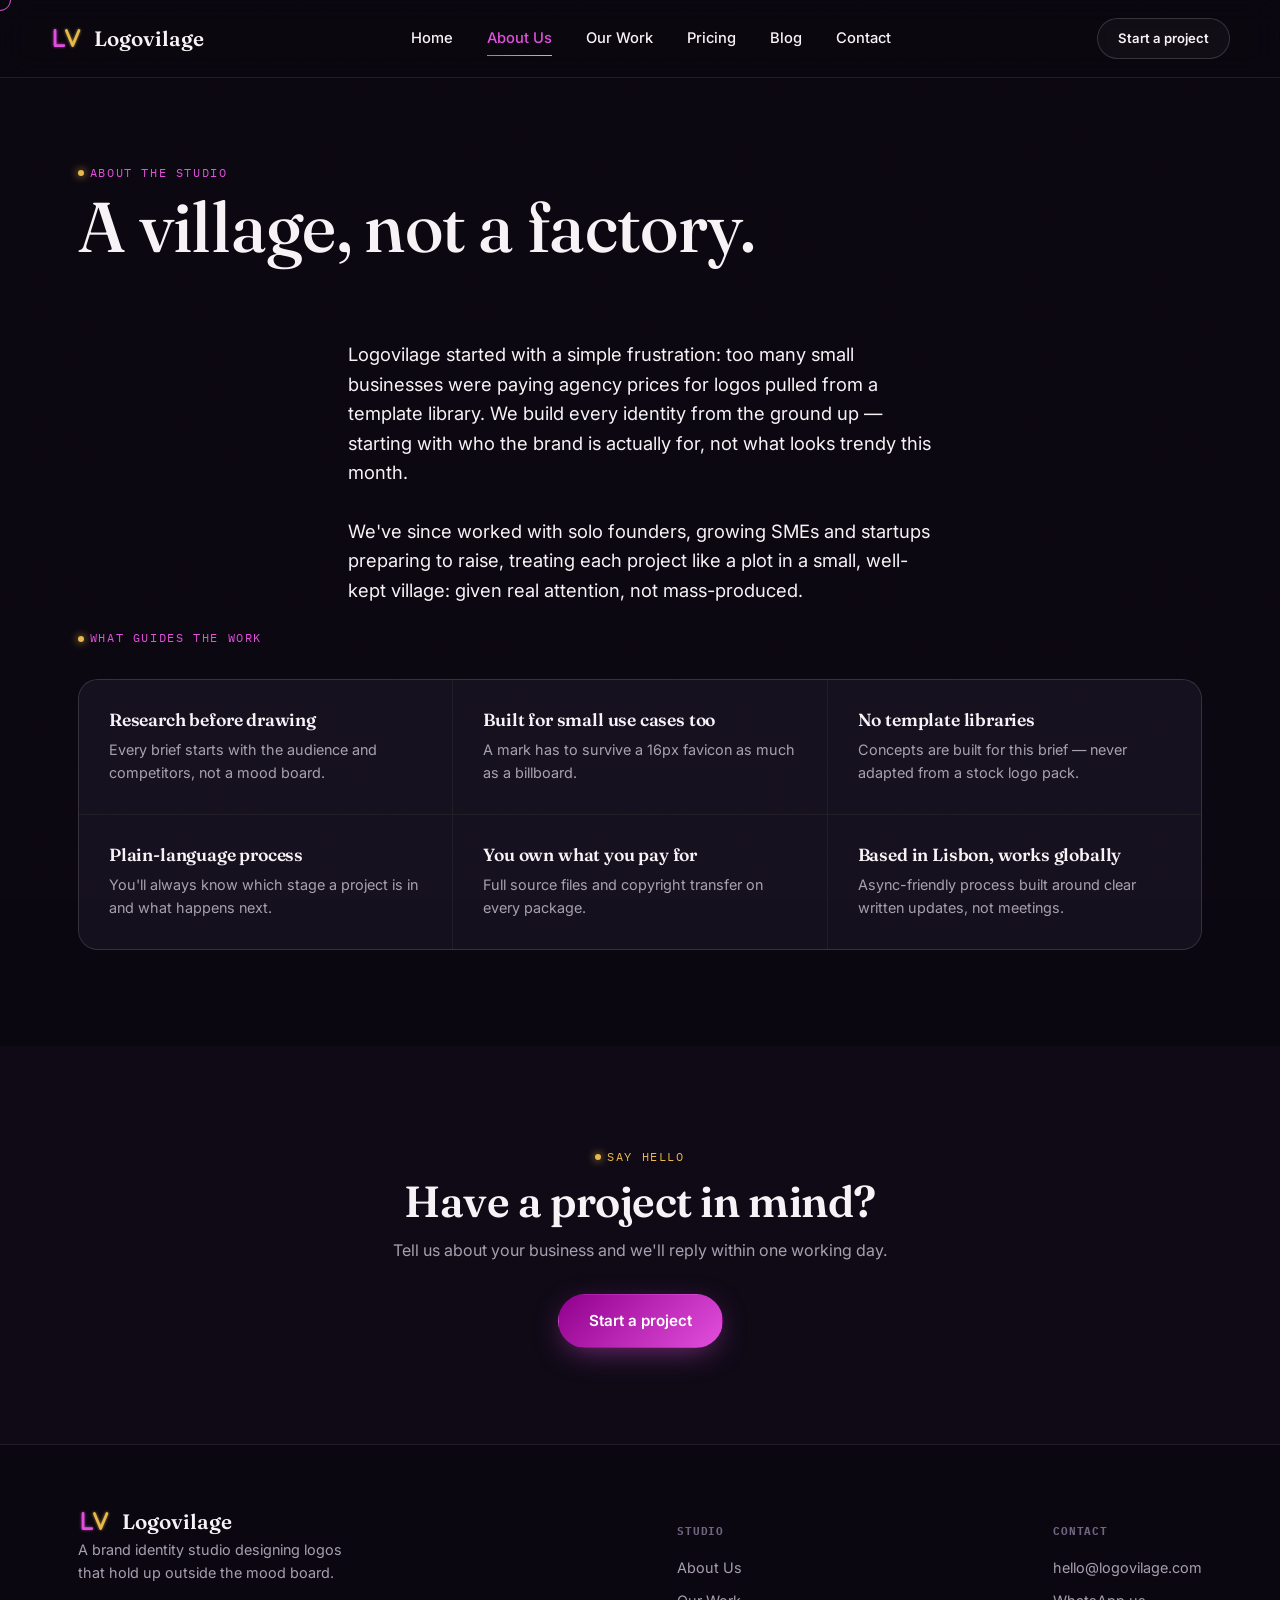
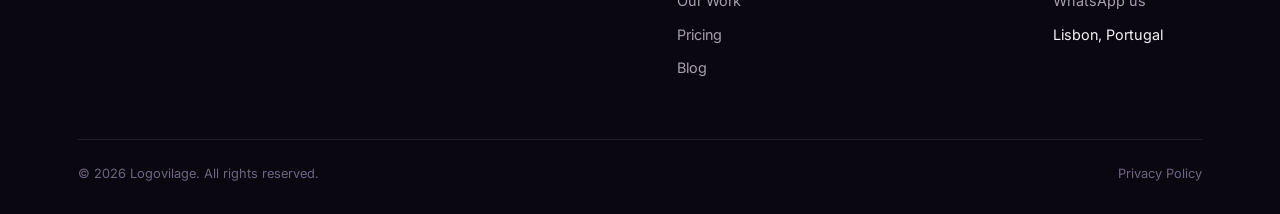
<file: about.html>
<!DOCTYPE html>
<html lang="en">
<head>
<meta charset="UTF-8">
<meta name="viewport" content="width=device-width, initial-scale=1.0">
<title>About Us — Logovilage</title>
<meta name="description" content="Why Logovilage exists, how projects run, and what we believe a logo actually has to do.">
<link rel="icon" href="data:image/svg+xml,%3Csvg xmlns='http://www.w3.org/2000/svg' viewBox='0 0 100 100'%3E%3Crect width='100' height='100' rx='22' fill='%230B0710'/%3E%3Cpath d='M28 26 L28 74 L50 74' stroke='%23E24FDD' stroke-width='9' fill='none' stroke-linecap='round' stroke-linejoin='round'/%3E%3Cpath d='M58 26 L74 74 L90 26' stroke='%23E8B84B' stroke-width='9' fill='none' stroke-linecap='round' stroke-linejoin='round'/%3E%3C/svg%3E">
<link rel="preconnect" href="https://fonts.googleapis.com">
<link href="https://fonts.googleapis.com/css2?family=Fraunces:opsz,wght@9..144,400;9..144,500;9..144,600&family=Inter:wght@400;500;600;700&family=IBM+Plex+Mono:wght@400;500&display=swap" rel="stylesheet">
<link rel="stylesheet" href="css/style.css">
</head>
<body>

<header class="site-header">
  <div class="container nav">
    <a href="index.html" class="logo-mark"><svg class="logomark" viewBox="0 0 135 100" xmlns="http://www.w3.org/2000/svg" aria-hidden="true"><path class="mark-l" d="M20 20 L20 80 L55 80"/><path class="mark-v" d="M65 20 L90 80 L115 20"/></svg>Logovilage</a>
    <nav class="nav-links">
      <a href="index.html">Home</a>
      <a href="about.html" class="active">About Us</a>
      <a href="work.html">Our Work</a>
      <a href="pricing.html">Pricing</a>
      <a href="blog.html">Blog</a>
      <a href="contact.html">Contact</a>
    </nav>
    <div class="nav-cta">
      <a href="contact.html" class="btn btn-outline btn-sm">Start a project</a>
      <button class="nav-toggle" aria-label="Toggle menu"><span></span><span></span><span></span></button>
    </div>
  </div>
</header>

<section class="page-hero">
  <div class="container">
    <span class="eyebrow">About the studio</span>
    <h1>A village, not a factory.</h1>
  </div>
</section>

<section style="padding-top:0;">
  <div class="container about-lead reveal">
    <p data-site="about_text">Logovilage started with a simple frustration: too many small businesses were paying agency prices for logos pulled from a template library. We build every identity from the ground up.</p>
  </div>

  <div class="container">
    <span class="eyebrow">What guides the work</span>
    <div class="value-list">
      <div class="value-item"><h4>Research before drawing</h4><p>Every brief starts with the audience and competitors, not a mood board.</p></div>
      <div class="value-item"><h4>Built for small use cases too</h4><p>A mark has to survive a 16px favicon as much as a billboard.</p></div>
      <div class="value-item"><h4>No template libraries</h4><p>Concepts are built for this brief — never adapted from a stock logo pack.</p></div>
      <div class="value-item"><h4>Plain-language process</h4><p>You'll always know which stage a project is in and what happens next.</p></div>
      <div class="value-item"><h4>You own what you pay for</h4><p>Full source files and copyright transfer on every package.</p></div>
      <div class="value-item"><h4>Based in Lisbon, works globally</h4><p>Async-friendly process built around clear written updates, not meetings.</p></div>
    </div>
  </div>
</section>

<section class="cta-band">
  <div class="container">
    <span class="eyebrow" style="color:var(--gold)">Say hello</span>
    <h2>Have a project in mind?</h2>
    <p>Tell us about your business and we'll reply within one working day.</p>
    <a href="contact.html" class="btn btn-primary magnetic">Start a project</a>
  </div>
</section>

<footer class="site-footer">
  <div class="container">
    <div class="footer-top">
      <div class="footer-col footer-brand">
        <a href="index.html" class="logo-mark"><svg class="logomark" viewBox="0 0 135 100" xmlns="http://www.w3.org/2000/svg" aria-hidden="true"><path class="mark-l" d="M20 20 L20 80 L55 80"/><path class="mark-v" d="M65 20 L90 80 L115 20"/></svg>Logovilage</a>
        <p>A brand identity studio designing logos that hold up outside the mood board.</p>
      </div>
      <div class="footer-col">
        <h5>Studio</h5>
        <ul>
          <li><a href="about.html">About Us</a></li>
          <li><a href="work.html">Our Work</a></li>
          <li><a href="pricing.html">Pricing</a></li>
          <li><a href="blog.html">Blog</a></li>
        </ul>
      </div>
      <div class="footer-col">
        <h5>Contact</h5>
        <ul>
          <li><a data-site-href="contact_email" href="mailto:hello@logovilage.com">hello@logovilage.com</a></li>
          <li><a data-site-href="whatsapp" href="#" target="_blank" rel="noopener">WhatsApp us</a></li>
          <li>Lisbon, Portugal</li>
        </ul>
      </div>
    </div>
    <div class="footer-bottom">
      <span>© 2026 Logovilage. All rights reserved.</span>
      <a href="privacy-policy.html">Privacy Policy</a>
    </div>
  </div>
</footer>

<script src="js/main.js"></script>
</body>
</html>
</file>
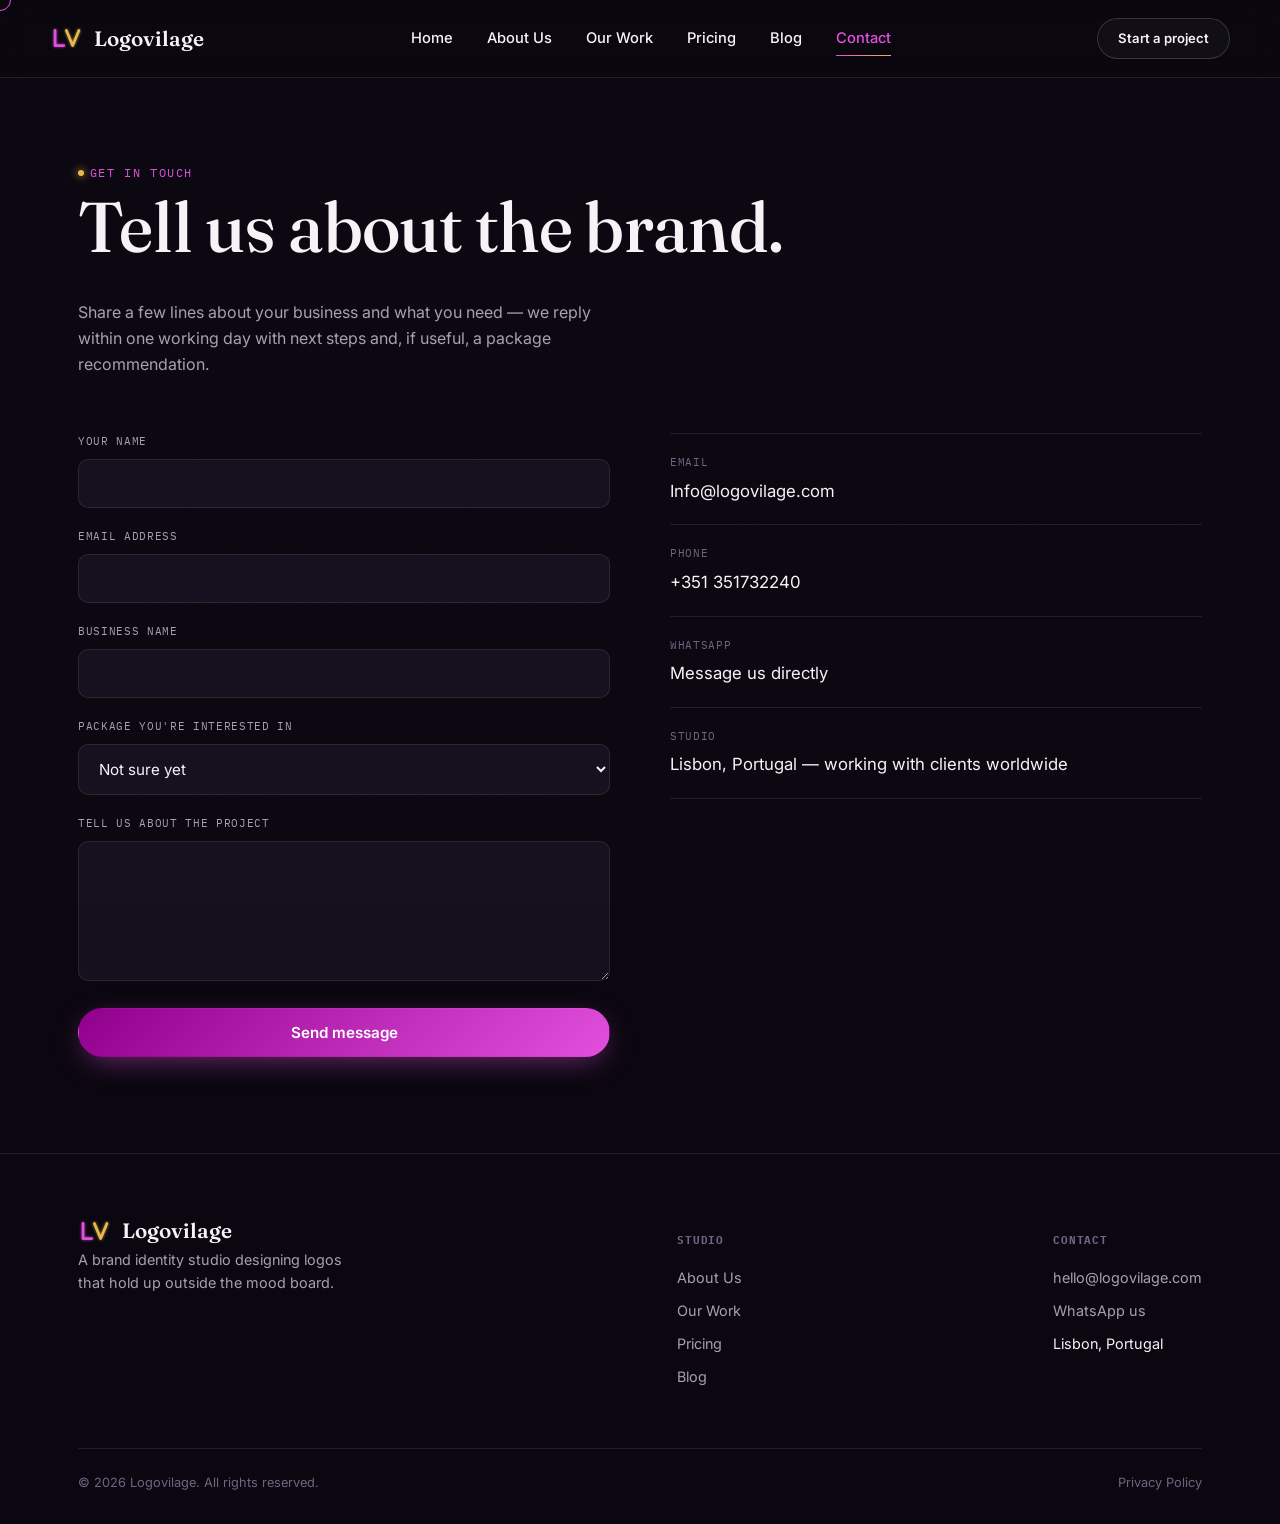
<file: contact.html>
<!DOCTYPE html>
<html lang="en">
<head>
<meta charset="UTF-8">
<meta name="viewport" content="width=device-width, initial-scale=1.0">
<title>Contact — Logovilage</title>
<meta name="description" content="Start a logo or brand identity project with Logovilage.">
<link rel="icon" href="data:image/svg+xml,%3Csvg xmlns='http://www.w3.org/2000/svg' viewBox='0 0 100 100'%3E%3Crect width='100' height='100' rx='22' fill='%230B0710'/%3E%3Cpath d='M28 26 L28 74 L50 74' stroke='%23E24FDD' stroke-width='9' fill='none' stroke-linecap='round' stroke-linejoin='round'/%3E%3Cpath d='M58 26 L74 74 L90 26' stroke='%23E8B84B' stroke-width='9' fill='none' stroke-linecap='round' stroke-linejoin='round'/%3E%3C/svg%3E">
<link rel="preconnect" href="https://fonts.googleapis.com">
<link href="https://fonts.googleapis.com/css2?family=Fraunces:opsz,wght@9..144,400;9..144,500;9..144,600&family=Inter:wght@400;500;600;700&family=IBM+Plex+Mono:wght@400;500&display=swap" rel="stylesheet">
<link rel="stylesheet" href="css/style.css">
</head>
<body>

<header class="site-header">
  <div class="container nav">
    <a href="index.html" class="logo-mark"><svg class="logomark" viewBox="0 0 135 100" xmlns="http://www.w3.org/2000/svg" aria-hidden="true"><path class="mark-l" d="M20 20 L20 80 L55 80"/><path class="mark-v" d="M65 20 L90 80 L115 20"/></svg>Logovilage</a>
    <nav class="nav-links">
      <a href="index.html">Home</a>
      <a href="about.html">About Us</a>
      <a href="work.html">Our Work</a>
      <a href="pricing.html">Pricing</a>
      <a href="blog.html">Blog</a>
      <a href="contact.html" class="active">Contact</a>
    </nav>
    <div class="nav-cta">
      <a href="contact.html" class="btn btn-outline btn-sm">Start a project</a>
      <button class="nav-toggle" aria-label="Toggle menu"><span></span><span></span><span></span></button>
    </div>
  </div>
</header>

<section class="page-hero">
  <div class="container">
    <span class="eyebrow">Get in touch</span>
    <h1>Tell us about the brand.</h1>
    <p style="max-width:56ch;">Share a few lines about your business and what you need — we reply within one working day with next steps and, if useful, a package recommendation.</p>
  </div>
</section>

<section style="padding-top:0;">
  <div class="container contact-wrap">
    <div>
      <form name="contact" method="POST" data-netlify="true" netlify-honeypot="bot-field" id="contactForm">
        <input type="hidden" name="form-name" value="contact">
        <p style="display:none;"><label>Don't fill this out: <input name="bot-field"></label></p>

        <div class="field">
          <label for="name">Your name</label>
          <input type="text" id="name" name="name" required>
        </div>
        <div class="field">
          <label for="email">Email address</label>
          <input type="email" id="email" name="email" required>
        </div>
        <div class="field">
          <label for="business">Business name</label>
          <input type="text" id="business" name="business">
        </div>
        <div class="field">
          <label for="package">Package you're interested in</label>
          <select id="package" name="package">
            <option>Not sure yet</option>
            <option>Basic</option>
            <option>SME</option>
            <option>Startup / Company</option>
          </select>
        </div>
        <div class="field">
          <label for="message">Tell us about the project</label>
          <textarea id="message" name="message" required></textarea>
        </div>
        <button type="submit" class="btn btn-primary" style="width:100%;justify-content:center;">Send message</button>
      </form>
    </div>

    <div>
      <div class="contact-info-item">
        <span>Email</span>
        <a data-site="contact_email" data-site-href="contact_email" href="mailto:hello@logovilage.com">hello@logovilage.com</a>
      </div>
      <div class="contact-info-item">
        <span>Phone</span>
        <a data-site="contact_phone" data-site-href="contact_phone" href="tel:+351900000000">+351 900 000 000</a>
      </div>
      <div class="contact-info-item">
        <span>WhatsApp</span>
        <a data-site-href="whatsapp" href="#" target="_blank" rel="noopener">Message us directly</a>
      </div>
      <div class="contact-info-item">
        <span>Studio</span>
        <p>Lisbon, Portugal — working with clients worldwide</p>
      </div>
    </div>
  </div>
</section>

<footer class="site-footer">
  <div class="container">
    <div class="footer-top">
      <div class="footer-col footer-brand">
        <a href="index.html" class="logo-mark"><svg class="logomark" viewBox="0 0 135 100" xmlns="http://www.w3.org/2000/svg" aria-hidden="true"><path class="mark-l" d="M20 20 L20 80 L55 80"/><path class="mark-v" d="M65 20 L90 80 L115 20"/></svg>Logovilage</a>
        <p>A brand identity studio designing logos that hold up outside the mood board.</p>
      </div>
      <div class="footer-col">
        <h5>Studio</h5>
        <ul>
          <li><a href="about.html">About Us</a></li>
          <li><a href="work.html">Our Work</a></li>
          <li><a href="pricing.html">Pricing</a></li>
          <li><a href="blog.html">Blog</a></li>
        </ul>
      </div>
      <div class="footer-col">
        <h5>Contact</h5>
        <ul>
          <li><a data-site-href="contact_email" href="mailto:hello@logovilage.com">hello@logovilage.com</a></li>
          <li><a data-site-href="whatsapp" href="#" target="_blank" rel="noopener">WhatsApp us</a></li>
          <li>Lisbon, Portugal</li>
        </ul>
      </div>
    </div>
    <div class="footer-bottom">
      <span>© 2026 Logovilage. All rights reserved.</span>
      <a href="privacy-policy.html">Privacy Policy</a>
    </div>
  </div>
</footer>

<script src="js/main.js"></script>
</body>
</html>
</file>
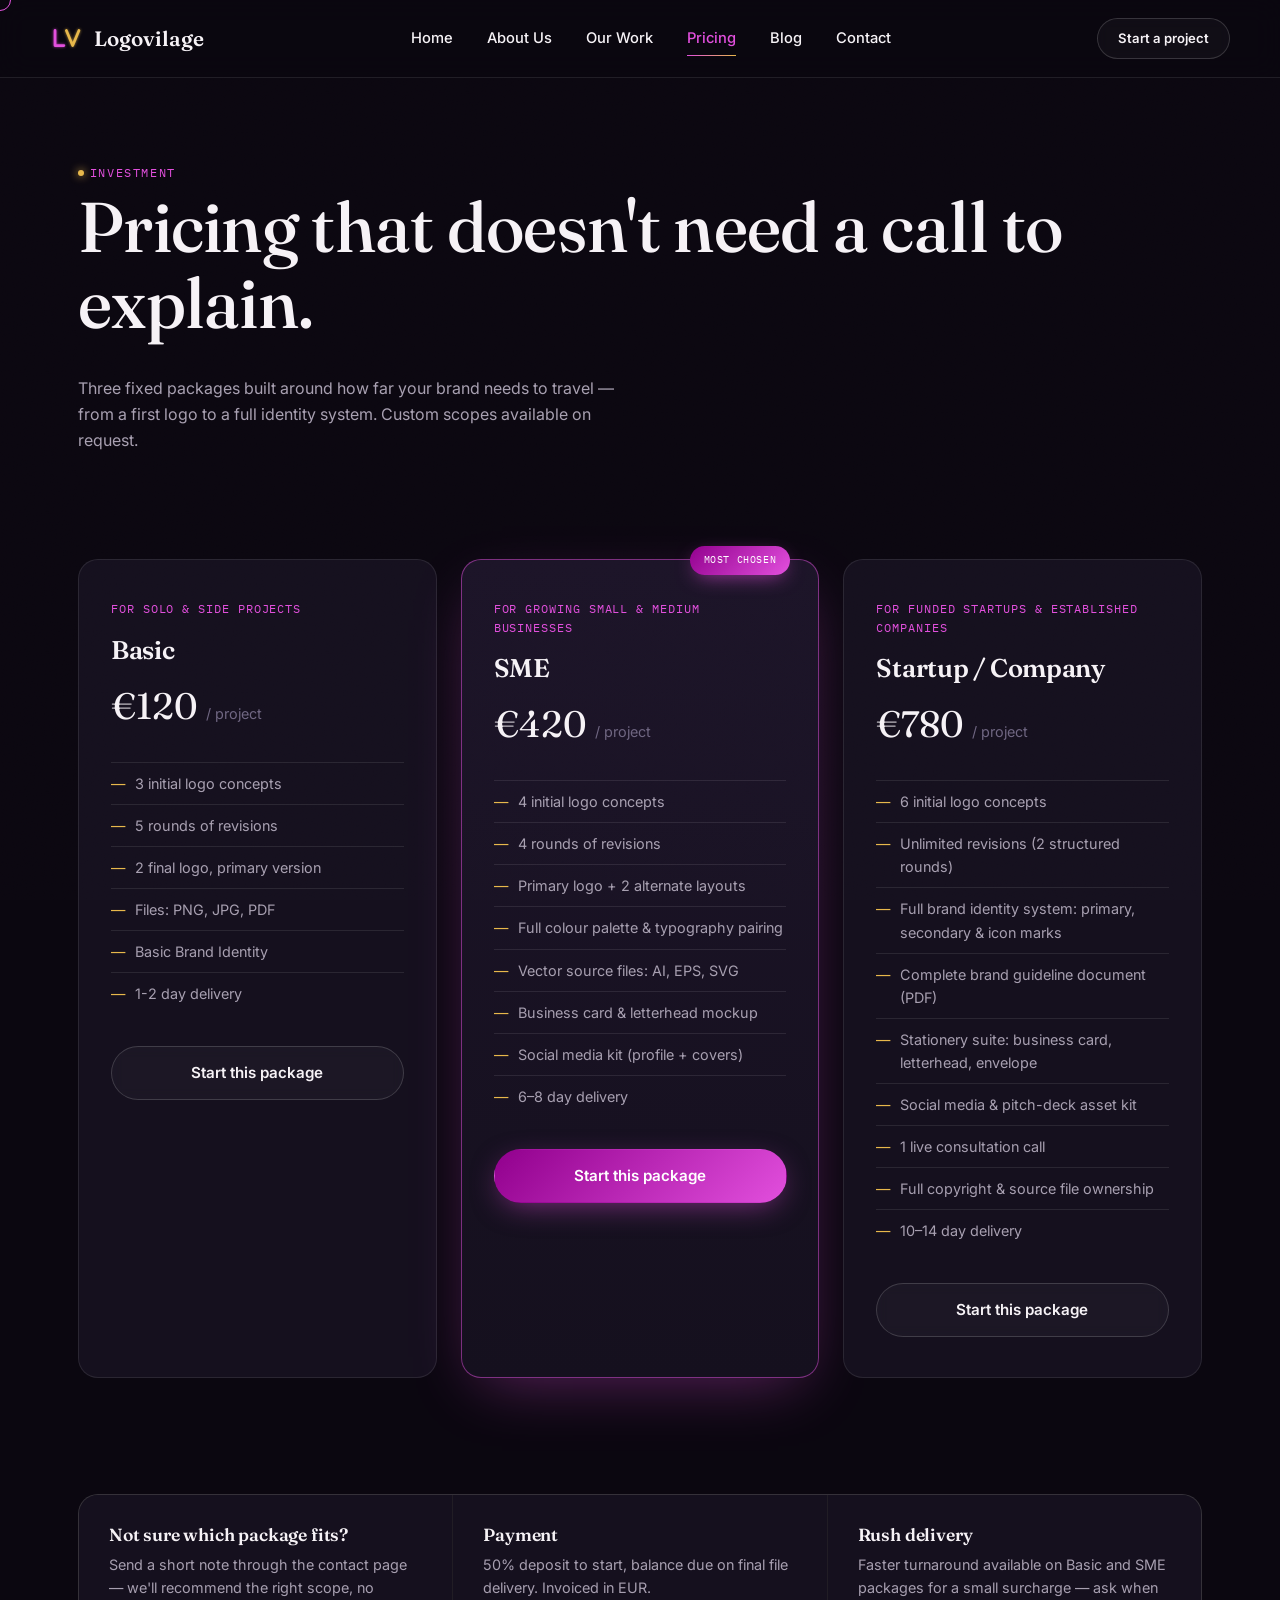
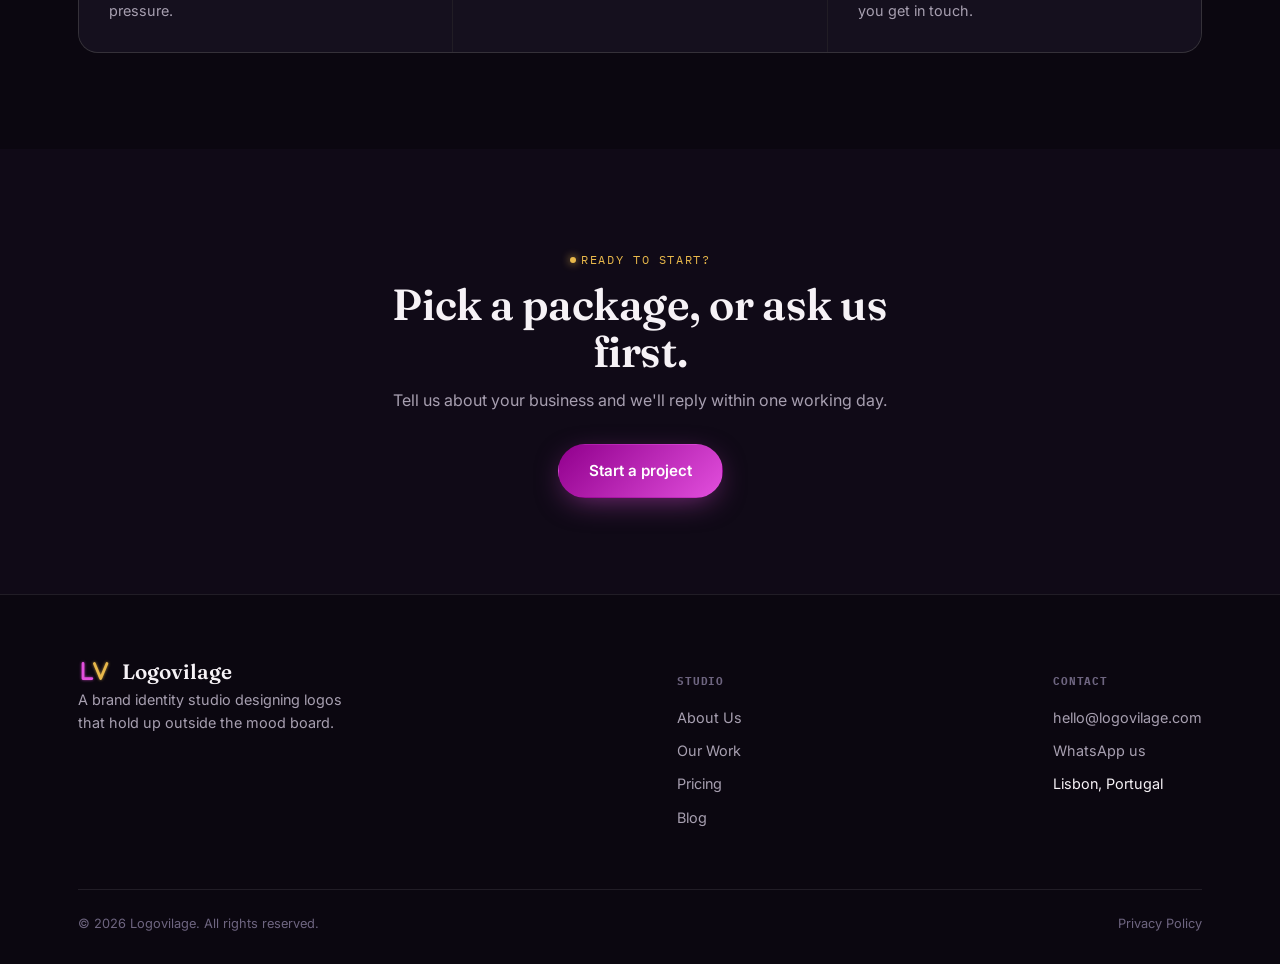
<file: pricing.html>
<!DOCTYPE html>
<html lang="en">
<head>
<meta charset="UTF-8">
<meta name="viewport" content="width=device-width, initial-scale=1.0">
<title>Pricing — Logovilage</title>
<meta name="description" content="Simple, upfront pricing for logo design and brand identity packages at Logovilage.">
<link rel="icon" href="data:image/svg+xml,%3Csvg xmlns='http://www.w3.org/2000/svg' viewBox='0 0 100 100'%3E%3Crect width='100' height='100' rx='22' fill='%230B0710'/%3E%3Cpath d='M28 26 L28 74 L50 74' stroke='%23E24FDD' stroke-width='9' fill='none' stroke-linecap='round' stroke-linejoin='round'/%3E%3Cpath d='M58 26 L74 74 L90 26' stroke='%23E8B84B' stroke-width='9' fill='none' stroke-linecap='round' stroke-linejoin='round'/%3E%3C/svg%3E">
<link rel="preconnect" href="https://fonts.googleapis.com">
<link href="https://fonts.googleapis.com/css2?family=Fraunces:opsz,wght@9..144,400;9..144,500;9..144,600&family=Inter:wght@400;500;600;700&family=IBM+Plex+Mono:wght@400;500&display=swap" rel="stylesheet">
<link rel="stylesheet" href="css/style.css">
</head>
<body>

<header class="site-header">
  <div class="container nav">
    <a href="index.html" class="logo-mark"><svg class="logomark" viewBox="0 0 135 100" xmlns="http://www.w3.org/2000/svg" aria-hidden="true"><path class="mark-l" d="M20 20 L20 80 L55 80"/><path class="mark-v" d="M65 20 L90 80 L115 20"/></svg>Logovilage</a>
    <nav class="nav-links">
      <a href="index.html">Home</a>
      <a href="about.html">About Us</a>
      <a href="work.html">Our Work</a>
      <a href="pricing.html" class="active">Pricing</a>
      <a href="blog.html">Blog</a>
      <a href="contact.html">Contact</a>
    </nav>
    <div class="nav-cta">
      <a href="contact.html" class="btn btn-outline btn-sm">Start a project</a>
      <button class="nav-toggle" aria-label="Toggle menu"><span></span><span></span><span></span></button>
    </div>
  </div>
</header>

<section class="page-hero">
  <div class="container">
    <span class="eyebrow">Investment</span>
    <h1>Pricing that doesn't need a call to explain.</h1>
    <p style="max-width:56ch;">Three fixed packages built around how far your brand needs to travel — from a first logo to a full identity system. Custom scopes available on request.</p>
  </div>
</section>

<section style="padding-top:0;">
  <div class="container">
    <div class="pricing-grid" data-pricing-grid>
      <div class="price-card skeleton" style="min-height:460px;"></div>
      <div class="price-card skeleton" style="min-height:460px;"></div>
      <div class="price-card skeleton" style="min-height:460px;"></div>
    </div>
  </div>
</section>

<section style="padding-top:0;">
  <div class="container">
    <div class="value-list">
      <div class="value-item"><h4>Not sure which package fits?</h4><p>Send a short note through the contact page — we'll recommend the right scope, no pressure.</p></div>
      <div class="value-item"><h4>Payment</h4><p>50% deposit to start, balance due on final file delivery. Invoiced in EUR.</p></div>
      <div class="value-item"><h4>Rush delivery</h4><p>Faster turnaround available on Basic and SME packages for a small surcharge — ask when you get in touch.</p></div>
    </div>
  </div>
</section>

<section class="cta-band">
  <div class="container">
    <span class="eyebrow" style="color:var(--gold)">Ready to start?</span>
    <h2>Pick a package, or ask us first.</h2>
    <p>Tell us about your business and we'll reply within one working day.</p>
    <a href="contact.html" class="btn btn-primary magnetic">Start a project</a>
  </div>
</section>

<footer class="site-footer">
  <div class="container">
    <div class="footer-top">
      <div class="footer-col footer-brand">
        <a href="index.html" class="logo-mark"><svg class="logomark" viewBox="0 0 135 100" xmlns="http://www.w3.org/2000/svg" aria-hidden="true"><path class="mark-l" d="M20 20 L20 80 L55 80"/><path class="mark-v" d="M65 20 L90 80 L115 20"/></svg>Logovilage</a>
        <p>A brand identity studio designing logos that hold up outside the mood board.</p>
      </div>
      <div class="footer-col">
        <h5>Studio</h5>
        <ul>
          <li><a href="about.html">About Us</a></li>
          <li><a href="work.html">Our Work</a></li>
          <li><a href="pricing.html">Pricing</a></li>
          <li><a href="blog.html">Blog</a></li>
        </ul>
      </div>
      <div class="footer-col">
        <h5>Contact</h5>
        <ul>
          <li><a data-site-href="contact_email" href="mailto:hello@logovilage.com">hello@logovilage.com</a></li>
          <li><a data-site-href="whatsapp" href="#" target="_blank" rel="noopener">WhatsApp us</a></li>
          <li>Lisbon, Portugal</li>
        </ul>
      </div>
    </div>
    <div class="footer-bottom">
      <span>© 2026 Logovilage. All rights reserved.</span>
      <a href="privacy-policy.html">Privacy Policy</a>
    </div>
  </div>
</footer>

<script src="js/main.js"></script>
</body>
</html>
</file>
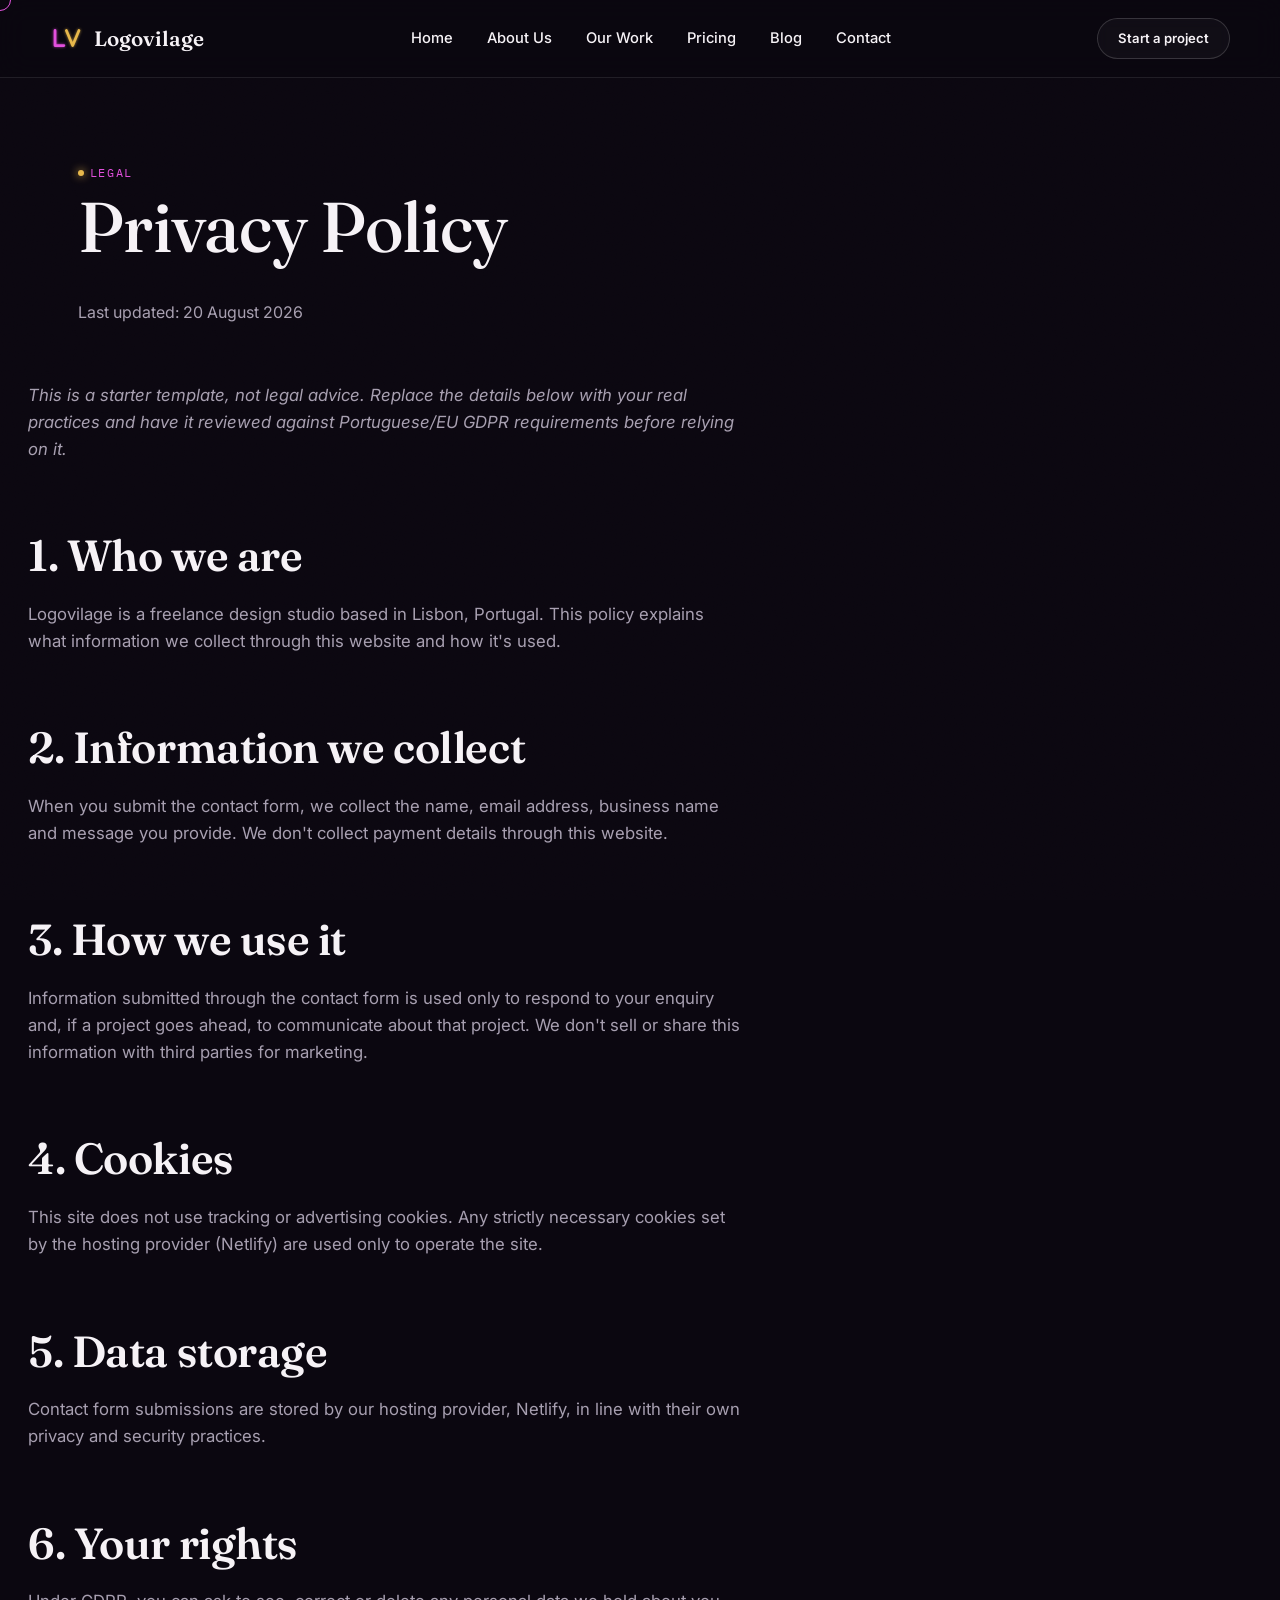
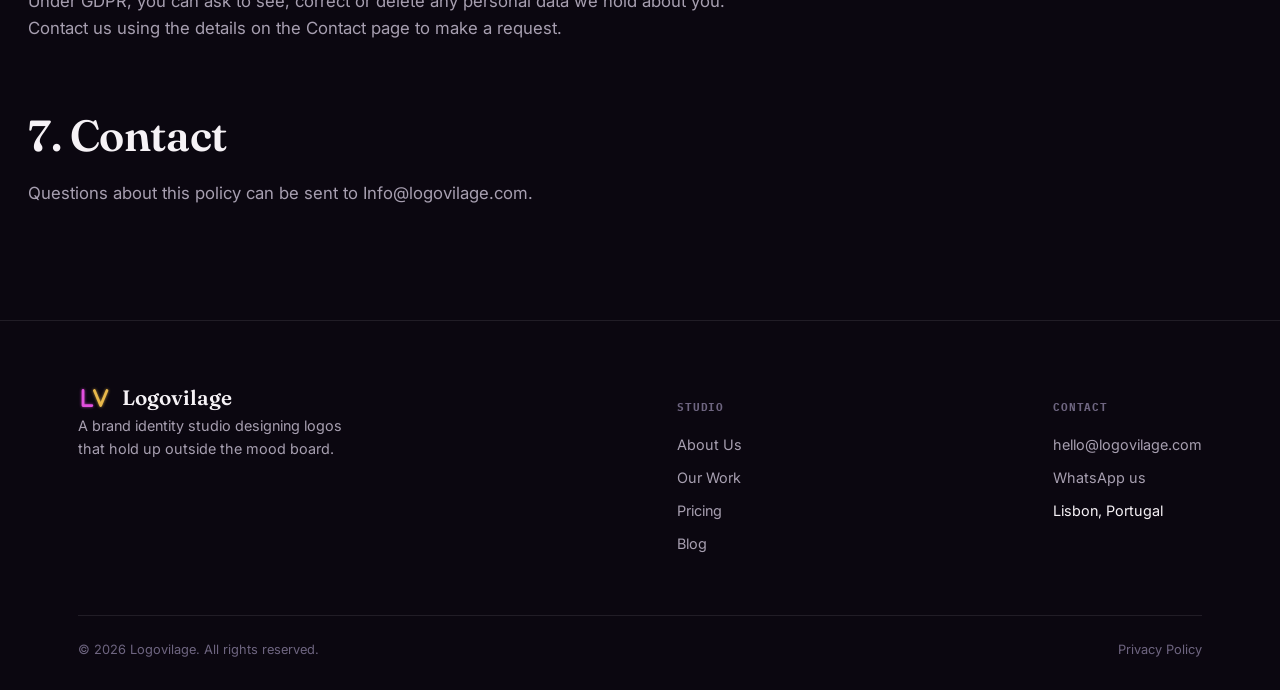
<file: privacy-policy.html>
<!DOCTYPE html>
<html lang="en">
<head>
<meta charset="UTF-8">
<meta name="viewport" content="width=device-width, initial-scale=1.0">
<title>Privacy Policy — Logovilage</title>
<link rel="icon" href="data:image/svg+xml,%3Csvg xmlns='http://www.w3.org/2000/svg' viewBox='0 0 100 100'%3E%3Crect width='100' height='100' rx='22' fill='%230B0710'/%3E%3Cpath d='M28 26 L28 74 L50 74' stroke='%23E24FDD' stroke-width='9' fill='none' stroke-linecap='round' stroke-linejoin='round'/%3E%3Cpath d='M58 26 L74 74 L90 26' stroke='%23E8B84B' stroke-width='9' fill='none' stroke-linecap='round' stroke-linejoin='round'/%3E%3C/svg%3E">
<link rel="preconnect" href="https://fonts.googleapis.com">
<link href="https://fonts.googleapis.com/css2?family=Fraunces:opsz,wght@9..144,400;9..144,500;9..144,600&family=Inter:wght@400;500;600;700&family=IBM+Plex+Mono:wght@400;500&display=swap" rel="stylesheet">
<link rel="stylesheet" href="css/style.css">
</head>
<body>

<header class="site-header">
  <div class="container nav">
    <a href="index.html" class="logo-mark"><svg class="logomark" viewBox="0 0 135 100" xmlns="http://www.w3.org/2000/svg" aria-hidden="true"><path class="mark-l" d="M20 20 L20 80 L55 80"/><path class="mark-v" d="M65 20 L90 80 L115 20"/></svg>Logovilage</a>
    <nav class="nav-links">
      <a href="index.html">Home</a>
      <a href="about.html">About Us</a>
      <a href="work.html">Our Work</a>
      <a href="pricing.html">Pricing</a>
      <a href="blog.html">Blog</a>
      <a href="contact.html">Contact</a>
    </nav>
    <div class="nav-cta">
      <a href="contact.html" class="btn btn-outline btn-sm">Start a project</a>
      <button class="nav-toggle" aria-label="Toggle menu"><span></span><span></span><span></span></button>
    </div>
  </div>
</header>

<section class="page-hero">
  <div class="container">
    <span class="eyebrow">Legal</span>
    <h1>Privacy Policy</h1>
    <p>Last updated: 20 August 2026</p>
  </div>
</section>

<section style="padding-top:0;">
  <div class="container post-body" style="margin:0; max-width:70ch;">
    <p><em>This is a starter template, not legal advice. Replace the details below with your real practices and have it reviewed against Portuguese/EU GDPR requirements before relying on it.</em></p>

    <h2>1. Who we are</h2>
    <p>Logovilage is a freelance design studio based in Lisbon, Portugal. This policy explains what information we collect through this website and how it's used.</p>

    <h2>2. Information we collect</h2>
    <p>When you submit the contact form, we collect the name, email address, business name and message you provide. We don't collect payment details through this website.</p>

    <h2>3. How we use it</h2>
    <p>Information submitted through the contact form is used only to respond to your enquiry and, if a project goes ahead, to communicate about that project. We don't sell or share this information with third parties for marketing.</p>

    <h2>4. Cookies</h2>
    <p>This site does not use tracking or advertising cookies. Any strictly necessary cookies set by the hosting provider (Netlify) are used only to operate the site.</p>

    <h2>5. Data storage</h2>
    <p>Contact form submissions are stored by our hosting provider, Netlify, in line with their own privacy and security practices.</p>

    <h2>6. Your rights</h2>
    <p>Under GDPR, you can ask to see, correct or delete any personal data we hold about you. Contact us using the details on the Contact page to make a request.</p>

    <h2>7. Contact</h2>
    <p>Questions about this policy can be sent to <a data-site-href="contact_email" href="mailto:hello@logovilage.com" data-site="contact_email">hello@logovilage.com</a>.</p>
  </div>
</section>

<footer class="site-footer">
  <div class="container">
    <div class="footer-top">
      <div class="footer-col footer-brand">
        <a href="index.html" class="logo-mark"><svg class="logomark" viewBox="0 0 135 100" xmlns="http://www.w3.org/2000/svg" aria-hidden="true"><path class="mark-l" d="M20 20 L20 80 L55 80"/><path class="mark-v" d="M65 20 L90 80 L115 20"/></svg>Logovilage</a>
        <p>A brand identity studio designing logos that hold up outside the mood board.</p>
      </div>
      <div class="footer-col">
        <h5>Studio</h5>
        <ul>
          <li><a href="about.html">About Us</a></li>
          <li><a href="work.html">Our Work</a></li>
          <li><a href="pricing.html">Pricing</a></li>
          <li><a href="blog.html">Blog</a></li>
        </ul>
      </div>
      <div class="footer-col">
        <h5>Contact</h5>
        <ul>
          <li><a data-site-href="contact_email" href="mailto:hello@logovilage.com">hello@logovilage.com</a></li>
          <li><a data-site-href="whatsapp" href="#" target="_blank" rel="noopener">WhatsApp us</a></li>
          <li>Lisbon, Portugal</li>
        </ul>
      </div>
    </div>
    <div class="footer-bottom">
      <span>© 2026 Logovilage. All rights reserved.</span>
      <a href="privacy-policy.html">Privacy Policy</a>
    </div>
  </div>
</footer>

<script src="js/main.js"></script>
</body>
</html>
</file>
<file: css/style.css>
/* =========================================================
   LOGOVILAGE — Design tokens v2: "Nightfall Village"
   Dark premium studio aesthetic. Magenta + warm gold on a
   near-black aubergine base, film-grain texture, animated
   LV monogram, glass surfaces, ambient gradient glow.
   ========================================================= */
:root{
  --bg:            #0B0710;
  --bg-alt:        #100A17;
  --surface:       #15101E;
  --surface-2:     #1C1428;
  --border:        rgba(255,255,255,.09);
  --border-strong: rgba(255,255,255,.16);

  --primary:       #91008D;
  --primary-bright:#E24FDD;
  --primary-soft:  rgba(226,79,221,.14);
  --gold:          #E8B84B;
  --gold-soft:     rgba(232,184,75,.14);

  --paper:         #F6F2F6;
  --stone:         #A79FB0;
  --stone-light:   #6E6580;

  --font-display: "Fraunces", Georgia, serif;
  --font-body:    "Inter", -apple-system, BlinkMacSystemFont, sans-serif;
  --font-mono:    "IBM Plex Mono", ui-monospace, monospace;

  --container: 1180px;
  --radius-soft: 999px;
  --radius-card: 20px;
  --ease: cubic-bezier(.22,1,.36,1);
}

*,*::before,*::after{ box-sizing:border-box; }
html{ scroll-behavior:smooth; }
@media (prefers-reduced-motion: reduce){
  html{ scroll-behavior:auto; }
  *,*::before,*::after{ animation-duration:.01ms !important; animation-iteration-count:1 !important; transition-duration:.01ms !important; scroll-behavior:auto !important; }
}

body{
  margin:0;
  font-family:var(--font-body);
  color:var(--paper);
  background:var(--bg);
  -webkit-font-smoothing:antialiased;
  line-height:1.6;
  position:relative;
  overflow-x:hidden;
}

/* ---------- Ambient grain (JS-injected .grain-layer) ---------- */
.grain-layer{
  position:fixed; inset:0; z-index:2; pointer-events:none;
  opacity:.05; mix-blend-mode:overlay;
  background-image:url("data:image/svg+xml,%3Csvg xmlns='http://www.w3.org/2000/svg' width='140' height='140'%3E%3Cfilter id='n'%3E%3CfeTurbulence type='fractalNoise' baseFrequency='0.9' numOctaves='2' stitchTiles='stitch'/%3E%3C/filter%3E%3Crect width='100%25' height='100%25' filter='url(%23n)'/%3E%3C/svg%3E");
}

/* ---------- Custom cursor (JS-injected .cursor-dot, pointer:fine only) ---------- */
.cursor-dot{
  position:fixed; top:0; left:0; width:22px; height:22px; border-radius:50%;
  border:1px solid var(--primary-bright);
  transform:translate(-50%,-50%);
  pointer-events:none; z-index:9999;
  transition:width .25s var(--ease), height .25s var(--ease), background .25s, opacity .3s;
  mix-blend-mode:screen;
}
.cursor-dot.hovering{ width:44px; height:44px; background:var(--primary-soft); }
.cursor-dot.clicking{ width:16px; height:16px; }

/* ---------- Ambient glow blobs ---------- */
.glow-field{ position:absolute; inset:0; overflow:hidden; pointer-events:none; z-index:0; }
.glow-blob{ position:absolute; border-radius:50%; filter:blur(90px); opacity:.28; }
.glow-blob.b1{ width:520px; height:520px; background:var(--primary-bright); top:-160px; right:-120px; animation:drift1 22s ease-in-out infinite alternate; }
.glow-blob.b2{ width:420px; height:420px; background:var(--gold); bottom:-140px; left:-100px; opacity:.16; animation:drift2 26s ease-in-out infinite alternate; }
@keyframes drift1{ from{ transform:translate(0,0) scale(1);} to{ transform:translate(-60px,60px) scale(1.15);} }
@keyframes drift2{ from{ transform:translate(0,0) scale(1);} to{ transform:translate(50px,-40px) scale(1.1);} }

h1,h2,h3,h4{
  font-family:var(--font-display);
  font-weight:600;
  line-height:1.08;
  margin:0 0 .5em;
  letter-spacing:-0.01em;
  color:var(--paper);
}
h1{ font-size:clamp(2.6rem,5.5vw,5.1rem); font-weight:500; }
h2{ font-size:clamp(1.9rem,3.4vw,2.9rem); }
h3{ font-size:clamp(1.25rem,2vw,1.6rem); }
p{ margin:0 0 1em; color:var(--stone); }
a{ color:inherit; text-decoration:none; }
img{ max-width:100%; display:block; }
ul{ margin:0; padding:0; list-style:none; }

.eyebrow{
  font-family:var(--font-mono);
  font-size:.72rem;
  letter-spacing:.14em;
  text-transform:uppercase;
  color:var(--primary-bright);
  display:inline-flex;
  align-items:center;
  gap:.5em;
  margin-bottom:1em;
}
.eyebrow::before{
  content:""; width:6px; height:6px; background:var(--gold); border-radius:50%;
  display:inline-block; box-shadow:0 0 8px var(--gold);
}

.container{ max-width:var(--container); margin:0 auto; padding:0 28px; position:relative; z-index:1; }
section{ padding:96px 0; position:relative; }
@media (max-width:720px){ section{ padding:60px 0; } }

.btn{
  display:inline-flex; align-items:center; gap:.5em;
  font-family:var(--font-body); font-weight:600; font-size:.95rem;
  padding:14px 30px;
  border-radius:var(--radius-soft);
  border:1px solid transparent;
  cursor:pointer;
  transition:transform .3s var(--ease), background .25s, color .25s, border-color .25s, box-shadow .3s;
  will-change:transform;
}
.btn-primary{ background:linear-gradient(135deg,var(--primary) 0%,var(--primary-bright) 100%); color:#fff; box-shadow:0 8px 30px -8px rgba(226,79,221,.55); }
.btn-primary:hover{ box-shadow:0 10px 40px -6px rgba(226,79,221,.75); }
.btn-outline{ background:rgba(255,255,255,.03); color:var(--paper); border-color:var(--border-strong); backdrop-filter:blur(6px); }
.btn-outline:hover{ border-color:var(--primary-bright); color:var(--primary-bright); }
.btn-sm{ padding:9px 20px; font-size:.82rem; }

/* ---------- Logomark (animated) ---------- */
.logomark{ width:34px; height:26px; overflow:visible; flex-shrink:0; }
.logomark path{
  fill:none; stroke:var(--primary-bright); stroke-width:11; stroke-linecap:round; stroke-linejoin:round;
  stroke-dasharray:260; stroke-dashoffset:260;
  filter:drop-shadow(0 0 6px rgba(226,79,221,.7));
  animation:mark-draw 1.6s var(--ease) forwards;
}
.logomark path.mark-v{ animation-delay:.35s; stroke:var(--gold); filter:drop-shadow(0 0 6px rgba(232,184,75,.7)); }
@keyframes mark-draw{ to{ stroke-dashoffset:0; } }
.logo-mark{
  font-family:var(--font-display); font-weight:600; font-size:1.3rem;
  display:flex; align-items:center; gap:.5em; color:var(--paper);
}
.logo-mark img.custom-logo{ height:32px; width:auto; }

/* ---------- Header / Nav ---------- */
.site-header{
  position:sticky; top:0; z-index:50;
  border-bottom:1px solid var(--border);
}
.site-header::before{
  content:""; position:absolute; inset:0; z-index:-1;
  background:rgba(11,7,16,.72);
  backdrop-filter:blur(14px);
}
.nav{ display:flex; align-items:center; justify-content:space-between; padding:18px 0; }
.nav-links{ display:flex; gap:34px; font-size:.92rem; font-weight:500; }
.nav-links a{ position:relative; color:var(--paper); padding:4px 0; }
.nav-links a::after{
  content:""; position:absolute; left:0; bottom:-2px; height:1px; width:0;
  background:linear-gradient(90deg,var(--primary-bright),var(--gold)); transition:width .3s var(--ease);
}
.nav-links a:hover::after, .nav-links a.active::after{ width:100%; }
.nav-links a.active{ color:var(--primary-bright); }
.nav-cta{ display:flex; align-items:center; gap:18px; }
.nav-toggle{ display:none; background:none; border:0; cursor:pointer; padding:6px; }
.nav-toggle span{ display:block; width:22px; height:2px; background:var(--paper); margin:5px 0; transition:.3s; }
.nav-toggle.active span:nth-child(1){ transform:translateY(7px) rotate(45deg); }
.nav-toggle.active span:nth-child(2){ opacity:0; }
.nav-toggle.active span:nth-child(3){ transform:translateY(-7px) rotate(-45deg); }

@media (max-width:860px){
  .nav-links{
    position:fixed; top:70px; right:0; bottom:0; left:0; background:var(--bg);
    flex-direction:column; padding:40px 28px; gap:26px; font-size:1.1rem;
    transform:translateY(-100vh);
    visibility:hidden; pointer-events:none;
    transition:transform .4s var(--ease), visibility 0s linear .4s;
    z-index:40;
  }
  .nav-links.open{
    transform:translateY(0);
    visibility:visible; pointer-events:auto;
    transition:transform .4s var(--ease), visibility 0s linear 0s;
  }
  .nav-toggle{ display:block; position:relative; z-index:60; }
  .nav-cta .btn-outline{ display:none; }
}

/* ---------- Hero ---------- */
.hero{ padding:100px 0 0; position:relative; overflow:hidden; }
.hero-grid{ display:grid; grid-template-columns:1.1fr .9fr; gap:60px; align-items:center; padding-bottom:60px; }
@media (max-width:900px){ .hero-grid{ grid-template-columns:1fr; } }
.hero .hero-mark{ width:64px; height:48px; margin-bottom:28px; }
.hero .hero-mark path{ stroke-width:9; }
.hero h1{ margin-bottom:.4em; }
.hero .word{ display:inline-block; opacity:0; transform:translateY(24px); animation:word-up .8s var(--ease) forwards; }
@keyframes word-up{ to{ opacity:1; transform:translateY(0); } }
.hero-sub{ font-size:1.08rem; max-width:46ch; opacity:0; animation:fade-in .8s var(--ease) forwards; animation-delay:.7s; }
@keyframes fade-in{ to{ opacity:1; } }
.hero-actions{ display:flex; gap:16px; margin-top:34px; flex-wrap:wrap; opacity:0; animation:fade-in .8s var(--ease) forwards; animation-delay:.9s; }
.hero-stats{ display:flex; gap:36px; margin-top:52px; flex-wrap:wrap; opacity:0; animation:fade-in .8s var(--ease) forwards; animation-delay:1.05s; }
.hero-stats div b{ display:block; font-family:var(--font-display); font-size:1.7rem; background:linear-gradient(120deg,var(--paper),var(--primary-bright)); -webkit-background-clip:text; background-clip:text; color:transparent; }
.hero-stats div span{ font-family:var(--font-mono); font-size:.72rem; letter-spacing:.08em; color:var(--stone-light); text-transform:uppercase; }

.hero-map{ position:relative; aspect-ratio:1/1; }
.hero-map svg{ width:100%; height:100%; }
.hero-map .plot-line{ stroke:var(--border-strong); stroke-width:1; fill:none; }
.hero-map .plot-draw{
  stroke:var(--primary-bright); stroke-width:1.4; fill:none;
  stroke-dasharray:900; stroke-dashoffset:900;
  filter:drop-shadow(0 0 10px rgba(226,79,221,.55));
  animation:draw 2.6s var(--ease) forwards .4s;
}
@keyframes draw{ to{ stroke-dashoffset:0; } }
.hero-map .dot{ fill:var(--gold); filter:drop-shadow(0 0 6px var(--gold)); }

/* ---------- Marquee ---------- */
.marquee{ border-top:1px solid var(--border); border-bottom:1px solid var(--border); background:var(--bg-alt); overflow:hidden; padding:18px 0; }
.marquee-track{ display:flex; width:max-content; animation:marquee 26s linear infinite; }
.marquee-track span{
  font-family:var(--font-mono); font-size:.82rem; letter-spacing:.1em; text-transform:uppercase;
  color:var(--stone); padding:0 28px; white-space:nowrap; display:flex; align-items:center; gap:28px;
}
.marquee-track span::after{ content:"◆"; color:var(--gold); font-size:.6rem; }
@keyframes marquee{ from{ transform:translateX(0); } to{ transform:translateX(-50%); } }

/* ---------- Village grid (portfolio) — glass plots ---------- */
.village-head{ display:flex; justify-content:space-between; align-items:flex-end; gap:20px; margin-bottom:44px; flex-wrap:wrap; }
.village-grid{ display:grid; grid-template-columns:repeat(3,1fr); gap:1px; background:var(--border); border:1px solid var(--border); border-radius:var(--radius-card); overflow:hidden; }
@media (max-width:900px){ .village-grid{ grid-template-columns:repeat(2,1fr); } }
@media (max-width:560px){ .village-grid{ grid-template-columns:1fr; } }

.plot{
  background:var(--surface); padding:26px; position:relative; overflow:hidden; display:block;
  opacity:0; transform:translateY(18px);
  transition:opacity .6s var(--ease), transform .6s var(--ease), background .3s;
}
.plot.is-visible{ opacity:1; transform:translateY(0); }
.plot:hover{ background:var(--surface-2); }
.plot-coord{ font-family:var(--font-mono); font-size:.68rem; letter-spacing:.08em; color:var(--stone-light); text-transform:uppercase; margin-bottom:14px; display:block; }
.plot-img{ width:100%; aspect-ratio:4/3; object-fit:cover; background:var(--surface-2); margin-bottom:16px; border-radius:12px; transition:transform .6s var(--ease); }
.plot:hover .plot-img{ transform:scale(1.03); }
.plot h3{ margin-bottom:.25em; font-size:1.15rem; }
.plot p{ font-size:.9rem; margin-bottom:0; }
.plot-tag{ display:inline-block; margin-top:12px; font-family:var(--font-mono); font-size:.68rem; color:var(--primary-bright); letter-spacing:.06em; text-transform:uppercase; }

/* ---------- Case study (work detail) ---------- */
.case-meta{ display:flex; gap:32px; flex-wrap:wrap; margin:22px 0 40px; padding:20px 0; border-top:1px solid var(--border); border-bottom:1px solid var(--border); }
.case-meta div span{ display:block; font-family:var(--font-mono); font-size:.68rem; letter-spacing:.06em; text-transform:uppercase; color:var(--stone-light); margin-bottom:4px; }
.case-meta div b{ font-family:var(--font-display); font-size:1.05rem; font-weight:500; color:var(--paper); }
.case-cover img{ width:100%; aspect-ratio:16/9; object-fit:cover; border-radius:var(--radius-card); background:var(--surface); margin-bottom:10px; }
.case-gallery{ display:grid; grid-template-columns:repeat(2,1fr); gap:20px; margin:44px 0; }
@media (max-width:700px){ .case-gallery{ grid-template-columns:1fr; } }
.case-gallery img{ width:100%; aspect-ratio:4/3; object-fit:cover; border-radius:var(--radius-card); background:var(--surface); }
.case-gallery figcaption{ font-family:var(--font-mono); font-size:.72rem; color:var(--stone-light); margin-top:10px; }

/* ---------- Process ---------- */
.process{ background:var(--bg-alt); }
.process-list{ display:grid; grid-template-columns:repeat(4,1fr); gap:1px; margin-top:50px; background:var(--border); border:1px solid var(--border); border-radius:var(--radius-card); overflow:hidden; }
@media (max-width:860px){ .process-list{ grid-template-columns:1fr 1fr; } }
@media (max-width:540px){ .process-list{ grid-template-columns:1fr; } }
.process-step{ padding:30px 24px; background:var(--bg-alt); transition:background .3s; }
.process-step:hover{ background:var(--surface); }
.process-num{ font-family:var(--font-mono); font-size:.75rem; color:var(--primary-bright); display:block; margin-bottom:10px; }
.process-step h4{ font-family:var(--font-display); font-size:1.1rem; margin-bottom:6px; }
.process-step p{ font-size:.88rem; }

/* ---------- Pricing ---------- */
.pricing-grid{ display:grid; grid-template-columns:repeat(3,1fr); gap:24px; margin-top:50px; }
@media (max-width:900px){ .pricing-grid{ grid-template-columns:1fr; } }
.price-card{
  padding:40px 32px; border-radius:var(--radius-card); border:1px solid var(--border);
  background:var(--surface); position:relative; transition:transform .35s var(--ease), border-color .3s, box-shadow .3s;
}
.price-card:hover{ transform:translateY(-6px); border-color:var(--border-strong); }
.price-card.highlight{
  background:linear-gradient(180deg,var(--surface-2),var(--surface));
  border-color:rgba(226,79,221,.5);
  box-shadow:0 20px 60px -20px rgba(226,79,221,.4);
}
.price-badge{
  position:absolute; top:-14px; right:28px; background:linear-gradient(135deg,var(--primary),var(--primary-bright)); color:#fff;
  font-family:var(--font-mono); font-size:.64rem; letter-spacing:.06em; text-transform:uppercase;
  padding:6px 14px; border-radius:var(--radius-soft); box-shadow:0 6px 20px -6px rgba(226,79,221,.7);
}
.price-tagline{ font-family:var(--font-mono); font-size:.72rem; letter-spacing:.08em; text-transform:uppercase; color:var(--primary-bright); margin-bottom:18px; display:block; }
.price-amount{ font-family:var(--font-display); font-size:2.3rem; margin-bottom:4px; color:var(--paper); }
.price-amount span{ font-family:var(--font-body); font-size:.9rem; color:var(--stone-light); font-weight:400; }
.price-card ul{ margin:26px 0 32px; }
.price-card li{ font-size:.9rem; padding:9px 0; border-top:1px solid var(--border); display:flex; gap:10px; color:var(--stone); }
.price-card li::before{ content:"—"; color:var(--gold); flex-shrink:0; }

/* ---------- Blog ---------- */
.blog-grid{ display:grid; grid-template-columns:repeat(3,1fr); gap:28px; margin-top:50px; }
@media (max-width:900px){ .blog-grid{ grid-template-columns:1fr 1fr; } }
@media (max-width:600px){ .blog-grid{ grid-template-columns:1fr; } }
.blog-card{ background:var(--surface); border:1px solid var(--border); border-radius:var(--radius-card); padding:20px; transition:transform .35s var(--ease), border-color .3s; display:block; }
.blog-card:hover{ transform:translateY(-4px); border-color:var(--border-strong); }
.blog-card img{ width:100%; aspect-ratio:16/10; object-fit:cover; margin-bottom:18px; background:var(--surface-2); border-radius:12px; }
.blog-date{ font-family:var(--font-mono); font-size:.68rem; letter-spacing:.06em; color:var(--stone-light); text-transform:uppercase; margin-bottom:8px; display:block; }
.blog-card h3{ font-size:1.15rem; margin-bottom:8px; }
.blog-card p{ font-size:.9rem; }
.blog-read{ font-family:var(--font-mono); font-size:.72rem; color:var(--primary-bright); text-transform:uppercase; letter-spacing:.05em; }

.post-hero img{ width:100%; aspect-ratio:21/9; object-fit:cover; margin:34px 0; background:var(--surface); border-radius:var(--radius-card); }
.post-body{ max-width:70ch; margin:0 auto; font-size:1.05rem; }
.post-body h2{ margin-top:1.6em; }
.post-body p{ color:var(--stone); }

/* ---------- About ---------- */
.about-lead{ max-width:64ch; }
.about-lead p{ font-size:1.15rem; color:var(--paper); }
.value-list{ display:grid; grid-template-columns:repeat(3,1fr); gap:1px; background:var(--border); border:1px solid var(--border); border-radius:var(--radius-card); overflow:hidden; margin-top:20px; }
@media (max-width:760px){ .value-list{ grid-template-columns:1fr; } }
.value-item{ padding:30px; background:var(--surface); transition:background .3s; }
.value-item:hover{ background:var(--surface-2); }
.value-item h4{ font-family:var(--font-display); font-size:1.1rem; }
.value-item p{ font-size:.9rem; margin-bottom:0; }

/* ---------- Contact ---------- */
.contact-wrap{ display:grid; grid-template-columns:1fr 1fr; gap:60px; }
@media (max-width:860px){ .contact-wrap{ grid-template-columns:1fr; } }
.field{ margin-bottom:20px; }
.field label{ font-family:var(--font-mono); font-size:.7rem; letter-spacing:.06em; text-transform:uppercase; color:var(--stone); display:block; margin-bottom:8px; }
.field input, .field textarea, .field select{
  width:100%; border:1px solid var(--border); background:var(--surface); padding:14px 16px;
  font-family:var(--font-body); font-size:.95rem; color:var(--paper); border-radius:10px;
  transition:border-color .25s, box-shadow .25s;
}
.field input:focus, .field textarea:focus, .field select:focus{ outline:none; border-color:var(--primary-bright); box-shadow:0 0 0 3px var(--primary-soft); }
.field textarea{ min-height:140px; resize:vertical; }
.contact-info-item{ padding:20px 0; border-top:1px solid var(--border); }
.contact-info-item:last-child{ border-bottom:1px solid var(--border); }
.contact-info-item span{ font-family:var(--font-mono); font-size:.68rem; letter-spacing:.06em; text-transform:uppercase; color:var(--stone-light); display:block; margin-bottom:6px; }
.contact-info-item a, .contact-info-item p{ font-size:1.05rem; color:var(--paper); margin:0; }

/* ---------- CTA band ---------- */
.cta-band{ background:var(--bg-alt); text-align:center; position:relative; overflow:hidden; }
.cta-band h2{ max-width:18ch; margin:0 auto .3em; }
.cta-band p{ color:var(--stone); max-width:50ch; margin:0 auto 30px; }

/* ---------- Footer ---------- */
.site-footer{ border-top:1px solid var(--border); padding:60px 0 30px; background:var(--bg); }
.footer-top{ display:flex; justify-content:space-between; gap:40px; flex-wrap:wrap; margin-bottom:50px; }
.footer-col h5{ font-family:var(--font-mono); font-size:.68rem; letter-spacing:.08em; text-transform:uppercase; color:var(--stone-light); margin-bottom:16px; }
.footer-col ul li{ margin-bottom:10px; font-size:.9rem; }
.footer-col ul li a{ color:var(--stone); }
.footer-col ul li a:hover{ color:var(--primary-bright); }
.footer-brand p{ max-width:32ch; font-size:.9rem; }
.footer-bottom{ display:flex; justify-content:space-between; align-items:center; padding-top:24px; border-top:1px solid var(--border); font-size:.8rem; color:var(--stone-light); flex-wrap:wrap; gap:12px; }
.footer-bottom a{ color:var(--stone-light); }
.footer-bottom a:hover{ color:var(--primary-bright); }

/* ---------- Utility ---------- */
.reveal{ opacity:0; transform:translateY(18px); transition:opacity .7s var(--ease), transform .7s var(--ease); }
.reveal.is-visible{ opacity:1; transform:translateY(0); }
.center{ text-align:center; }
.mt-0{ margin-top:0; }
.page-hero{ padding:80px 0 40px; position:relative; }
.page-hero .eyebrow{ margin-bottom:.6em; }
.skeleton{ background:linear-gradient(90deg,var(--surface) 25%,var(--surface-2) 37%,var(--surface) 63%); background-size:400% 100%; animation:sk 1.4s ease infinite; border-radius:var(--radius-card); }
@keyframes sk{ 0%{background-position:100% 50%;} 100%{background-position:0 50%;} }
</file>
